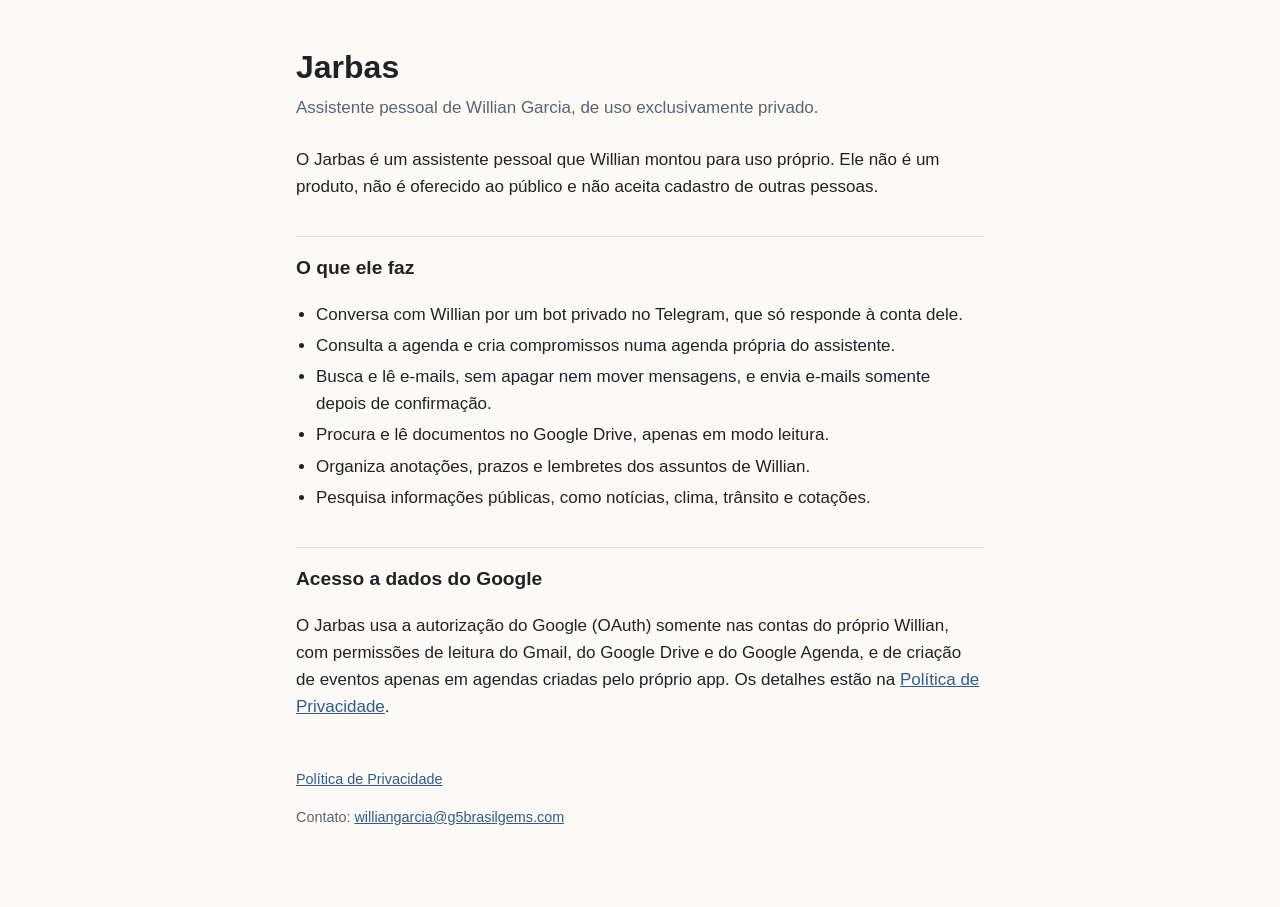
<file: index.html>
<!doctype html>
<html lang="pt-BR">
<head>
<meta charset="utf-8">
<meta name="viewport" content="width=device-width, initial-scale=1">
<title>Jarbas — assistente pessoal</title>
<meta name="description" content="Jarbas é o assistente pessoal de Willian Garcia, de uso privado.">
<link rel="stylesheet" href="estilo.css">
</head>
<body>
<main>
  <h1>Jarbas</h1>
  <p class="sub">Assistente pessoal de Willian Garcia, de uso exclusivamente privado.</p>

  <p>O Jarbas é um assistente pessoal que Willian montou para uso próprio. Ele não é um produto, não é oferecido ao público e não aceita cadastro de outras pessoas.</p>

  <h2>O que ele faz</h2>
  <ul>
    <li>Conversa com Willian por um bot privado no Telegram, que só responde à conta dele.</li>
    <li>Consulta a agenda e cria compromissos numa agenda própria do assistente.</li>
    <li>Busca e lê e-mails, sem apagar nem mover mensagens, e envia e-mails somente depois de confirmação.</li>
    <li>Procura e lê documentos no Google Drive, apenas em modo leitura.</li>
    <li>Organiza anotações, prazos e lembretes dos assuntos de Willian.</li>
    <li>Pesquisa informações públicas, como notícias, clima, trânsito e cotações.</li>
  </ul>

  <h2>Acesso a dados do Google</h2>
  <p>O Jarbas usa a autorização do Google (OAuth) somente nas contas do próprio Willian, com permissões de leitura do Gmail, do Google Drive e do Google Agenda, e de criação de eventos apenas em agendas criadas pelo próprio app. Os detalhes estão na <a href="privacidade.html">Política de Privacidade</a>.</p>

  <footer>
    <p><a href="privacidade.html">Política de Privacidade</a></p>
    <p>Contato: <a href="mailto:williangarcia@g5brasilgems.com">williangarcia@g5brasilgems.com</a></p>
  </footer>
</main>
</body>
</html>
</file>
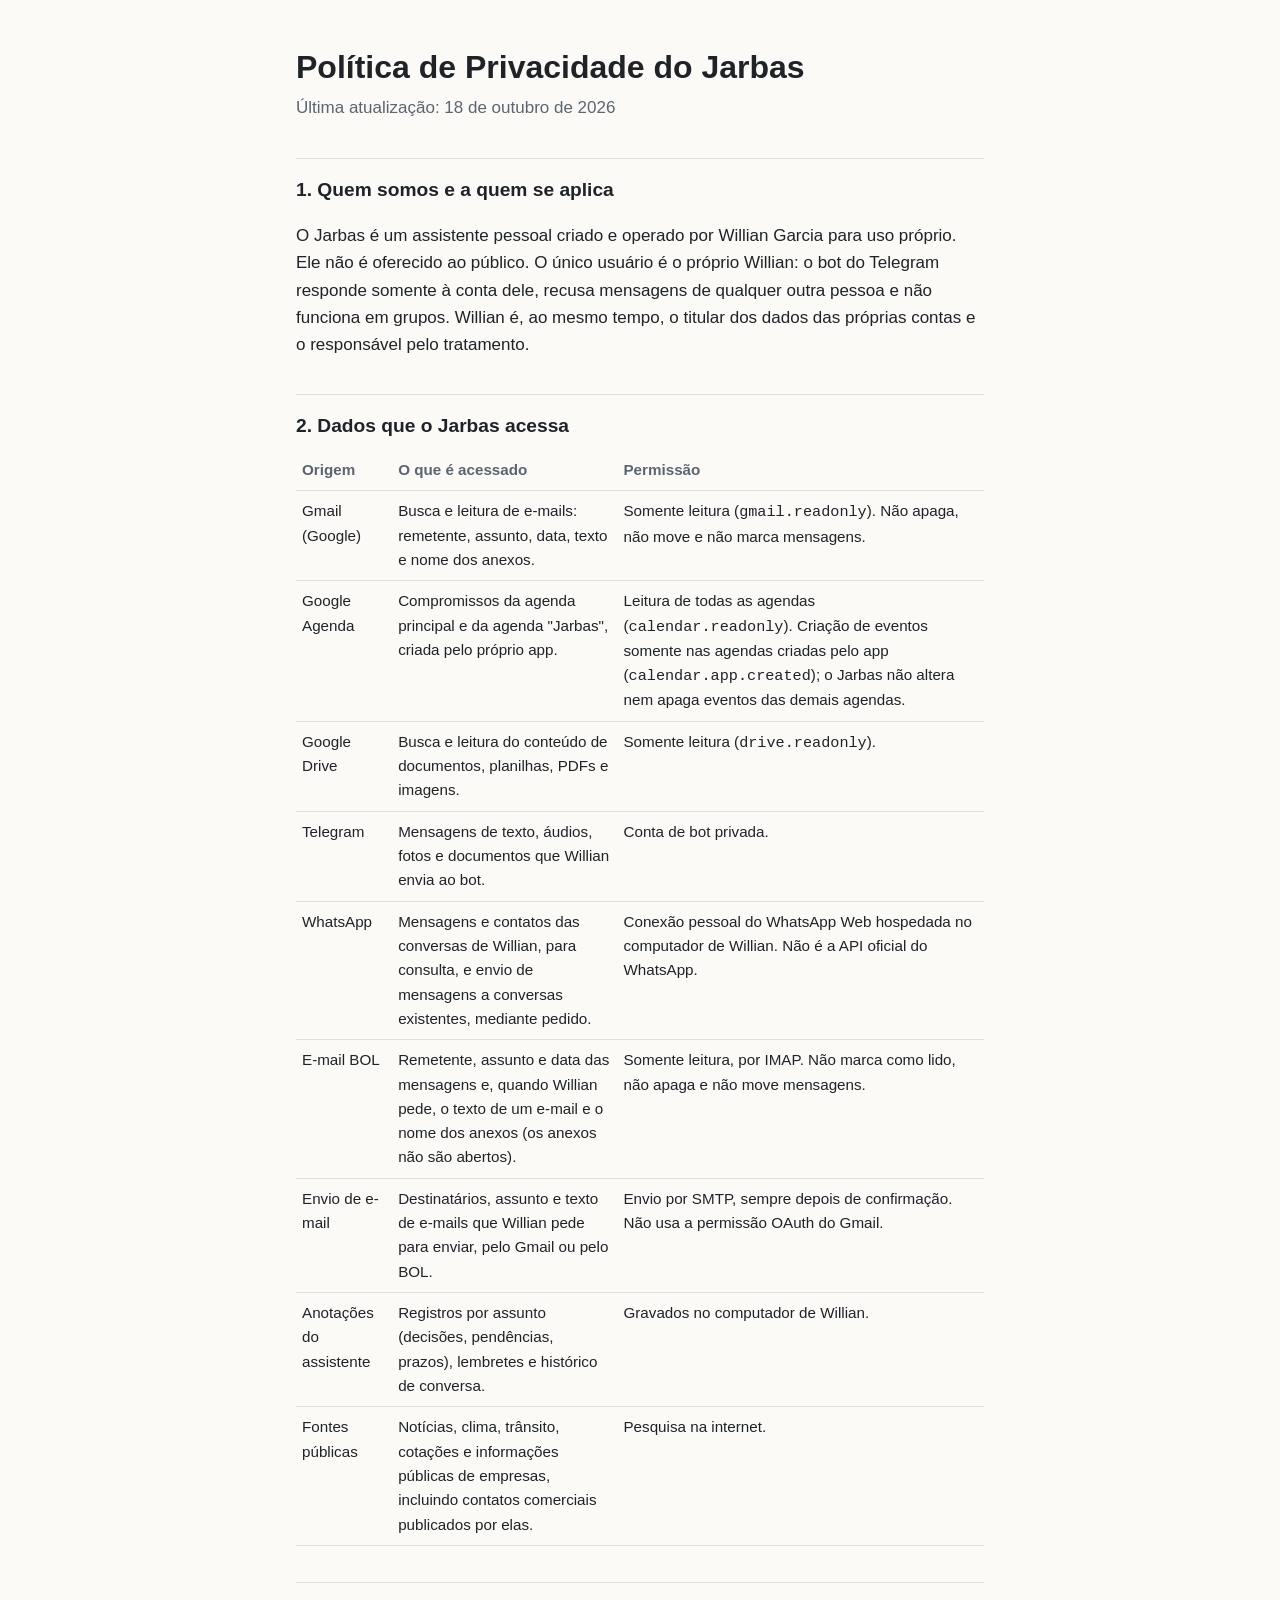
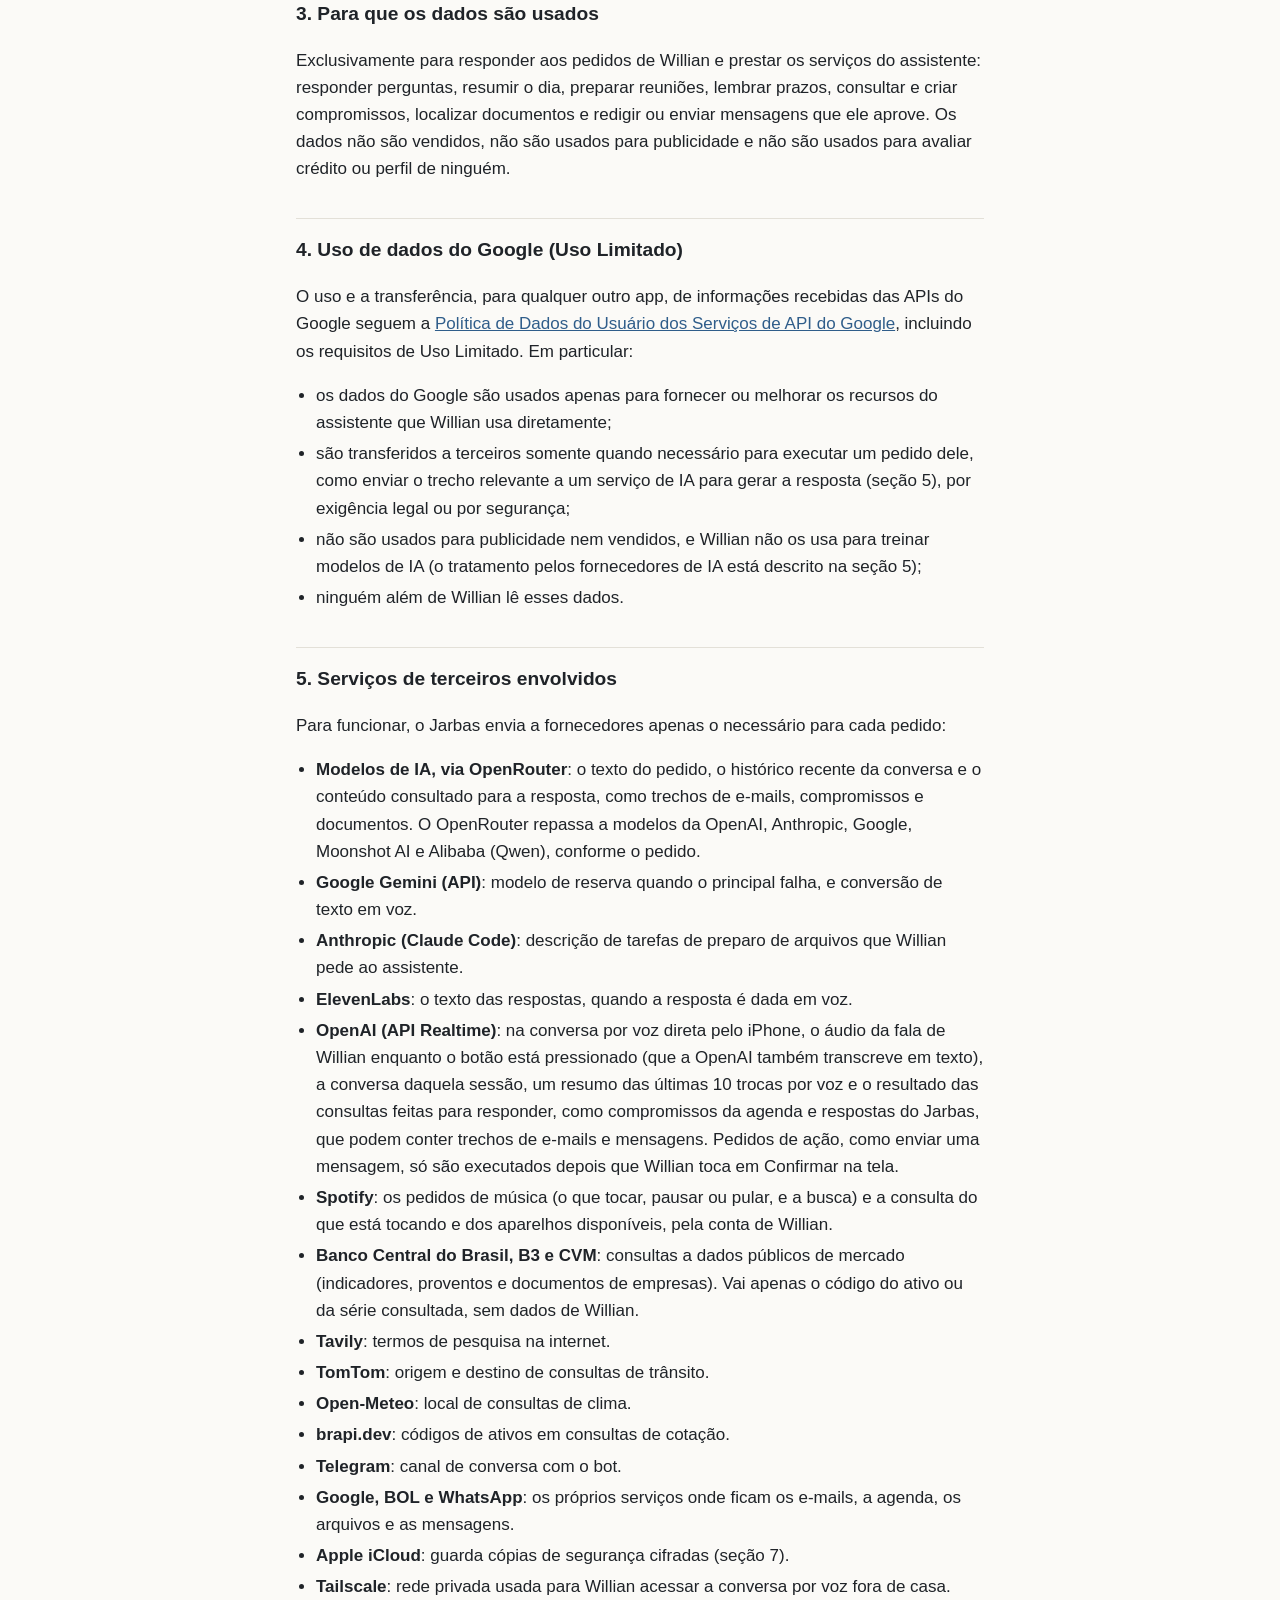
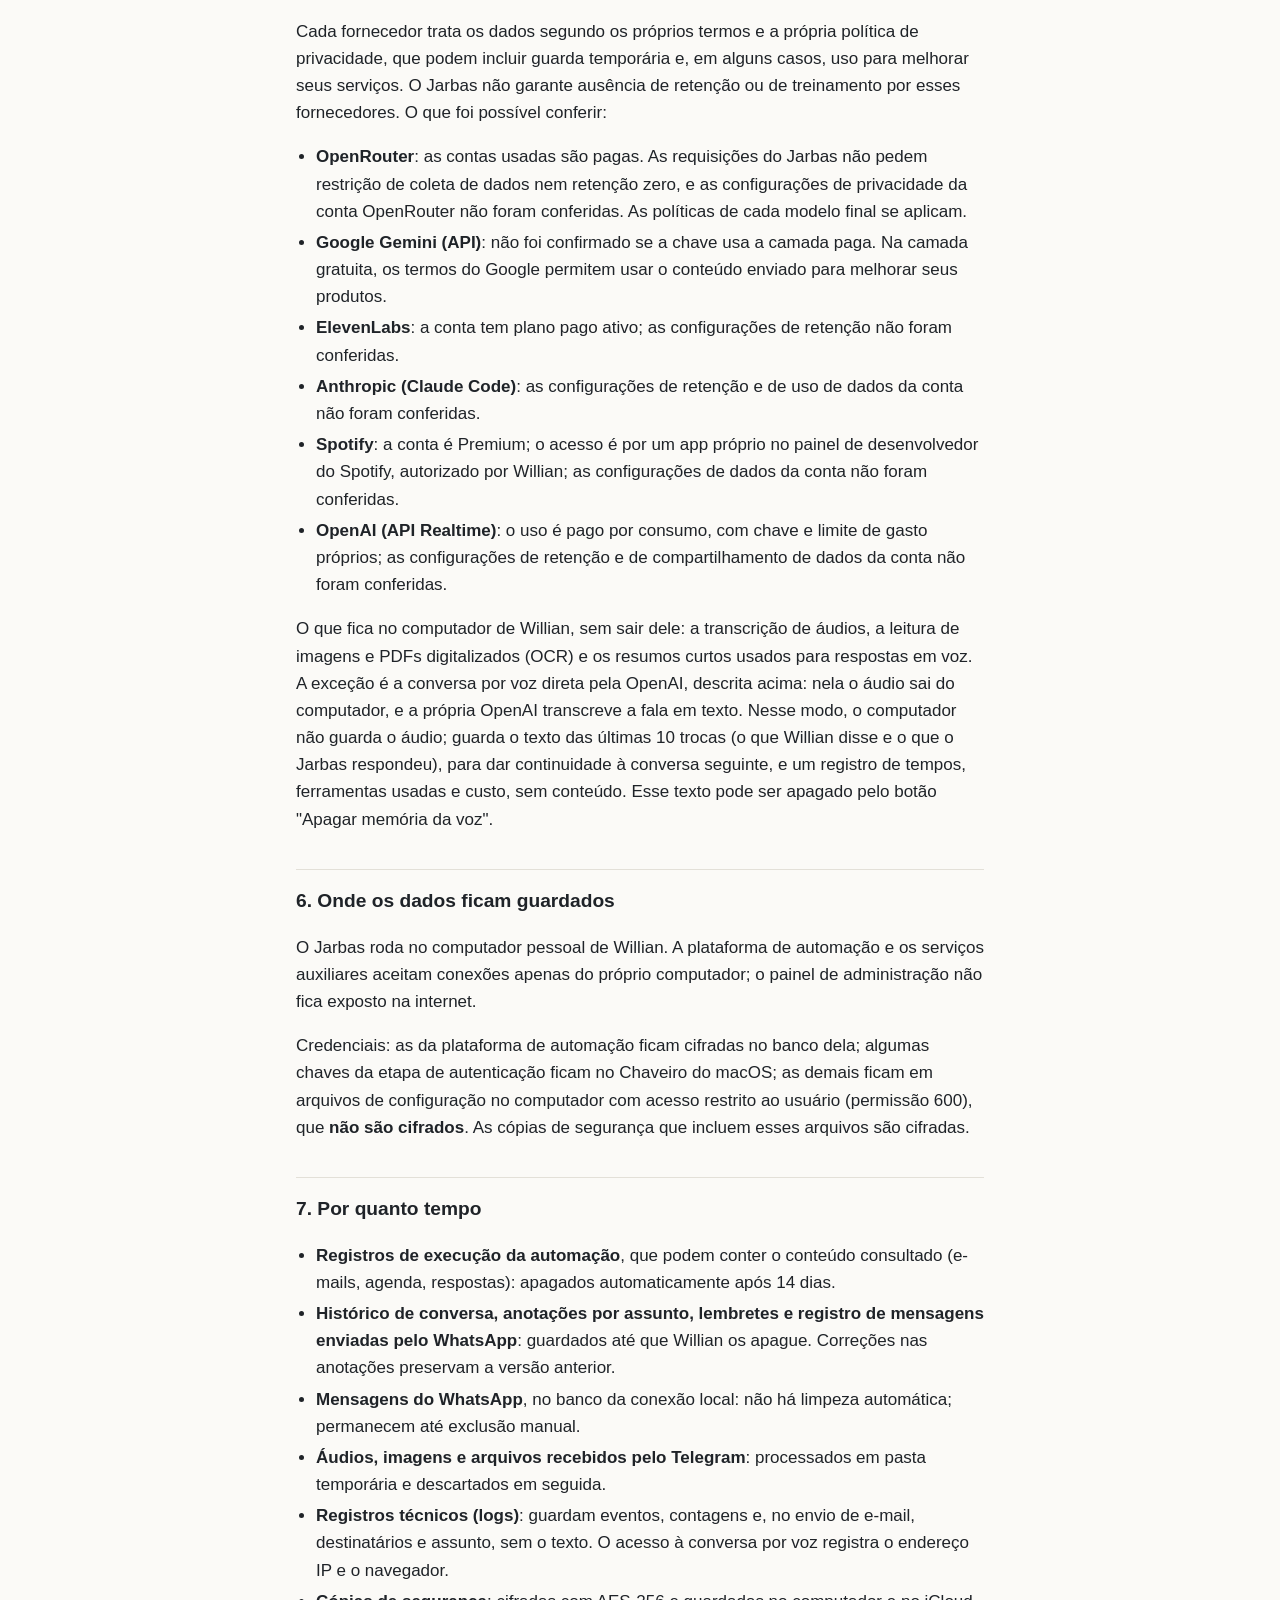
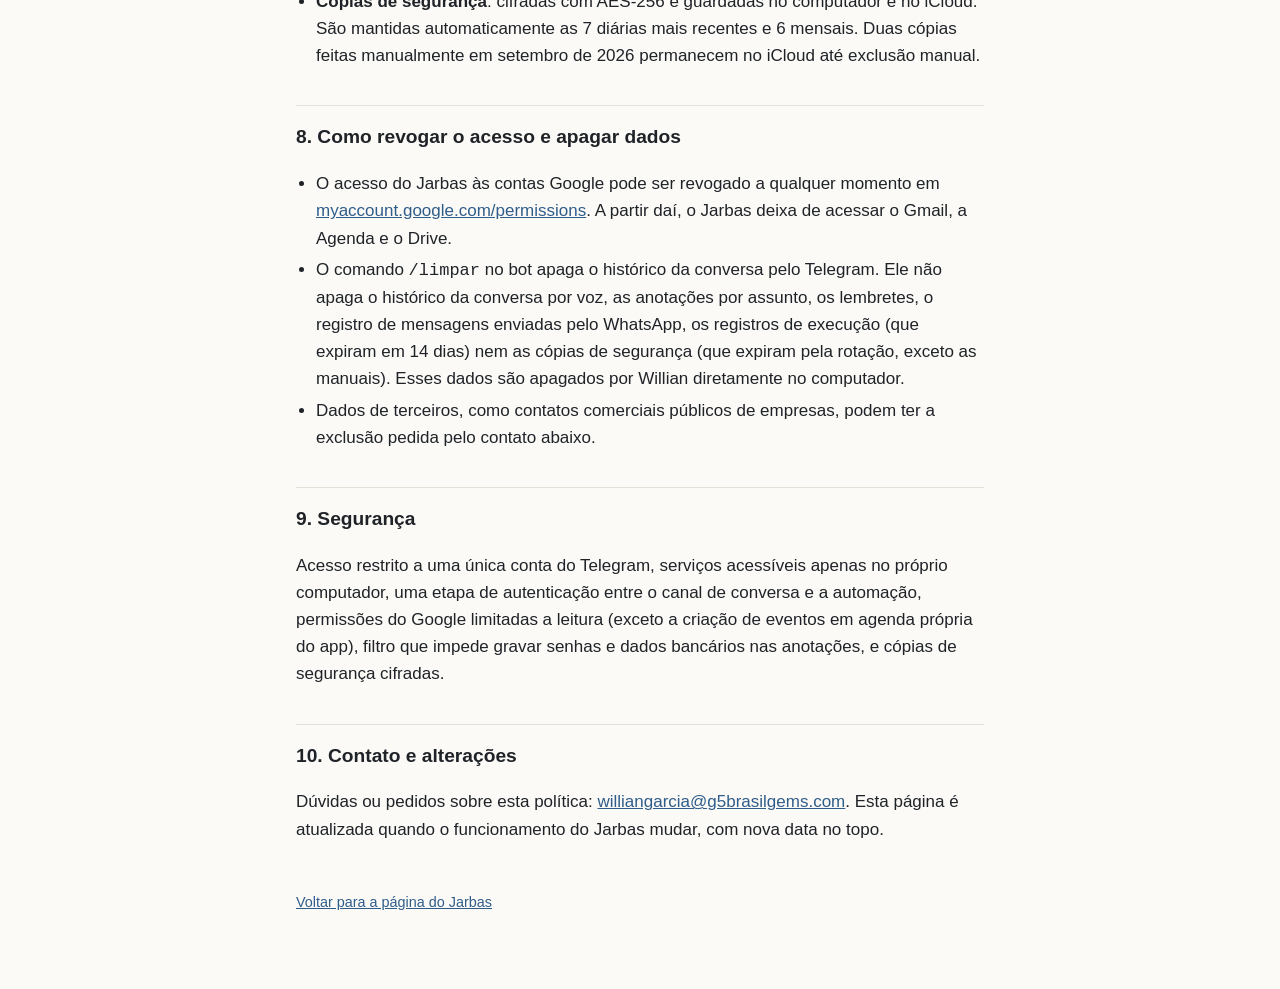
<file: privacidade.html>
<!doctype html>
<html lang="pt-BR">
<head>
<meta charset="utf-8">
<meta name="viewport" content="width=device-width, initial-scale=1">
<title>Política de Privacidade do Jarbas</title>
<meta name="description" content="Como o Jarbas, assistente pessoal de uso privado, trata os dados que acessa.">
<link rel="stylesheet" href="estilo.css">
</head>
<body>
<main>
  <h1>Política de Privacidade do Jarbas</h1>
  <p class="sub">Última atualização: 18 de outubro de 2026</p>

  <h2>1. Quem somos e a quem se aplica</h2>
  <p>O Jarbas é um assistente pessoal criado e operado por Willian Garcia para uso próprio. Ele não é oferecido ao público. O único usuário é o próprio Willian: o bot do Telegram responde somente à conta dele, recusa mensagens de qualquer outra pessoa e não funciona em grupos. Willian é, ao mesmo tempo, o titular dos dados das próprias contas e o responsável pelo tratamento.</p>

  <h2>2. Dados que o Jarbas acessa</h2>
  <table>
    <thead><tr><th>Origem</th><th>O que é acessado</th><th>Permissão</th></tr></thead>
    <tbody>
      <tr><td>Gmail (Google)</td><td>Busca e leitura de e-mails: remetente, assunto, data, texto e nome dos anexos.</td><td>Somente leitura (<code>gmail.readonly</code>). Não apaga, não move e não marca mensagens.</td></tr>
      <tr><td>Google Agenda</td><td>Compromissos da agenda principal e da agenda "Jarbas", criada pelo próprio app.</td><td>Leitura de todas as agendas (<code>calendar.readonly</code>). Criação de eventos somente nas agendas criadas pelo app (<code>calendar.app.created</code>); o Jarbas não altera nem apaga eventos das demais agendas.</td></tr>
      <tr><td>Google Drive</td><td>Busca e leitura do conteúdo de documentos, planilhas, PDFs e imagens.</td><td>Somente leitura (<code>drive.readonly</code>).</td></tr>
      <tr><td>Telegram</td><td>Mensagens de texto, áudios, fotos e documentos que Willian envia ao bot.</td><td>Conta de bot privada.</td></tr>
      <tr><td>WhatsApp</td><td>Mensagens e contatos das conversas de Willian, para consulta, e envio de mensagens a conversas existentes, mediante pedido.</td><td>Conexão pessoal do WhatsApp Web hospedada no computador de Willian. Não é a API oficial do WhatsApp.</td></tr>
      <tr><td>E-mail BOL</td><td>Remetente, assunto e data das mensagens e, quando Willian pede, o texto de um e-mail e o nome dos anexos (os anexos não são abertos).</td><td>Somente leitura, por IMAP. Não marca como lido, não apaga e não move mensagens.</td></tr>
      <tr><td>Envio de e-mail</td><td>Destinatários, assunto e texto de e-mails que Willian pede para enviar, pelo Gmail ou pelo BOL.</td><td>Envio por SMTP, sempre depois de confirmação. Não usa a permissão OAuth do Gmail.</td></tr>
      <tr><td>Anotações do assistente</td><td>Registros por assunto (decisões, pendências, prazos), lembretes e histórico de conversa.</td><td>Gravados no computador de Willian.</td></tr>
      <tr><td>Fontes públicas</td><td>Notícias, clima, trânsito, cotações e informações públicas de empresas, incluindo contatos comerciais publicados por elas.</td><td>Pesquisa na internet.</td></tr>
    </tbody>
  </table>

  <h2>3. Para que os dados são usados</h2>
  <p>Exclusivamente para responder aos pedidos de Willian e prestar os serviços do assistente: responder perguntas, resumir o dia, preparar reuniões, lembrar prazos, consultar e criar compromissos, localizar documentos e redigir ou enviar mensagens que ele aprove. Os dados não são vendidos, não são usados para publicidade e não são usados para avaliar crédito ou perfil de ninguém.</p>

  <h2>4. Uso de dados do Google (Uso Limitado)</h2>
  <p>O uso e a transferência, para qualquer outro app, de informações recebidas das APIs do Google seguem a <a href="https://developers.google.com/terms/api-services-user-data-policy">Política de Dados do Usuário dos Serviços de API do Google</a>, incluindo os requisitos de Uso Limitado. Em particular:</p>
  <ul>
    <li>os dados do Google são usados apenas para fornecer ou melhorar os recursos do assistente que Willian usa diretamente;</li>
    <li>são transferidos a terceiros somente quando necessário para executar um pedido dele, como enviar o trecho relevante a um serviço de IA para gerar a resposta (seção 5), por exigência legal ou por segurança;</li>
    <li>não são usados para publicidade nem vendidos, e Willian não os usa para treinar modelos de IA (o tratamento pelos fornecedores de IA está descrito na seção 5);</li>
    <li>ninguém além de Willian lê esses dados.</li>
  </ul>

  <h2>5. Serviços de terceiros envolvidos</h2>
  <p>Para funcionar, o Jarbas envia a fornecedores apenas o necessário para cada pedido:</p>
  <ul>
    <li><strong>Modelos de IA, via OpenRouter</strong>: o texto do pedido, o histórico recente da conversa e o conteúdo consultado para a resposta, como trechos de e-mails, compromissos e documentos. O OpenRouter repassa a modelos da OpenAI, Anthropic, Google, Moonshot AI e Alibaba (Qwen), conforme o pedido.</li>
    <li><strong>Google Gemini (API)</strong>: modelo de reserva quando o principal falha, e conversão de texto em voz.</li>
    <li><strong>Anthropic (Claude Code)</strong>: descrição de tarefas de preparo de arquivos que Willian pede ao assistente.</li>
    <li><strong>ElevenLabs</strong>: o texto das respostas, quando a resposta é dada em voz.</li>
    <li><strong>OpenAI (API Realtime)</strong>: na conversa por voz direta pelo iPhone, o áudio da fala de Willian enquanto o botão está pressionado (que a OpenAI também transcreve em texto), a conversa daquela sessão, um resumo das últimas 10 trocas por voz e o resultado das consultas feitas para responder, como compromissos da agenda e respostas do Jarbas, que podem conter trechos de e-mails e mensagens. Pedidos de ação, como enviar uma mensagem, só são executados depois que Willian toca em Confirmar na tela.</li>
    <li><strong>Spotify</strong>: os pedidos de música (o que tocar, pausar ou pular, e a busca) e a consulta do que está tocando e dos aparelhos disponíveis, pela conta de Willian.</li>
    <li><strong>Banco Central do Brasil, B3 e CVM</strong>: consultas a dados públicos de mercado (indicadores, proventos e documentos de empresas). Vai apenas o código do ativo ou da série consultada, sem dados de Willian.</li>
    <li><strong>Tavily</strong>: termos de pesquisa na internet.</li>
    <li><strong>TomTom</strong>: origem e destino de consultas de trânsito.</li>
    <li><strong>Open-Meteo</strong>: local de consultas de clima.</li>
    <li><strong>brapi.dev</strong>: códigos de ativos em consultas de cotação.</li>
    <li><strong>Telegram</strong>: canal de conversa com o bot.</li>
    <li><strong>Google, BOL e WhatsApp</strong>: os próprios serviços onde ficam os e-mails, a agenda, os arquivos e as mensagens.</li>
    <li><strong>Apple iCloud</strong>: guarda cópias de segurança cifradas (seção 7).</li>
    <li><strong>Tailscale</strong>: rede privada usada para Willian acessar a conversa por voz fora de casa.</li>
  </ul>
  <p>Cada fornecedor trata os dados segundo os próprios termos e a própria política de privacidade, que podem incluir guarda temporária e, em alguns casos, uso para melhorar seus serviços. O Jarbas não garante ausência de retenção ou de treinamento por esses fornecedores. O que foi possível conferir:</p>
  <ul>
    <li><strong>OpenRouter</strong>: as contas usadas são pagas. As requisições do Jarbas não pedem restrição de coleta de dados nem retenção zero, e as configurações de privacidade da conta OpenRouter não foram conferidas. As políticas de cada modelo final se aplicam.</li>
    <li><strong>Google Gemini (API)</strong>: não foi confirmado se a chave usa a camada paga. Na camada gratuita, os termos do Google permitem usar o conteúdo enviado para melhorar seus produtos.</li>
    <li><strong>ElevenLabs</strong>: a conta tem plano pago ativo; as configurações de retenção não foram conferidas.</li>
    <li><strong>Anthropic (Claude Code)</strong>: as configurações de retenção e de uso de dados da conta não foram conferidas.</li>
    <li><strong>Spotify</strong>: a conta é Premium; o acesso é por um app próprio no painel de desenvolvedor do Spotify, autorizado por Willian; as configurações de dados da conta não foram conferidas.</li>
    <li><strong>OpenAI (API Realtime)</strong>: o uso é pago por consumo, com chave e limite de gasto próprios; as configurações de retenção e de compartilhamento de dados da conta não foram conferidas.</li>
  </ul>
  <p>O que fica no computador de Willian, sem sair dele: a transcrição de áudios, a leitura de imagens e PDFs digitalizados (OCR) e os resumos curtos usados para respostas em voz. A exceção é a conversa por voz direta pela OpenAI, descrita acima: nela o áudio sai do computador, e a própria OpenAI transcreve a fala em texto. Nesse modo, o computador não guarda o áudio; guarda o texto das últimas 10 trocas (o que Willian disse e o que o Jarbas respondeu), para dar continuidade à conversa seguinte, e um registro de tempos, ferramentas usadas e custo, sem conteúdo. Esse texto pode ser apagado pelo botão "Apagar memória da voz".</p>

  <h2>6. Onde os dados ficam guardados</h2>
  <p>O Jarbas roda no computador pessoal de Willian. A plataforma de automação e os serviços auxiliares aceitam conexões apenas do próprio computador; o painel de administração não fica exposto na internet.</p>
  <p>Credenciais: as da plataforma de automação ficam cifradas no banco dela; algumas chaves da etapa de autenticação ficam no Chaveiro do macOS; as demais ficam em arquivos de configuração no computador com acesso restrito ao usuário (permissão 600), que <strong>não são cifrados</strong>. As cópias de segurança que incluem esses arquivos são cifradas.</p>

  <h2>7. Por quanto tempo</h2>
  <ul>
    <li><strong>Registros de execução da automação</strong>, que podem conter o conteúdo consultado (e-mails, agenda, respostas): apagados automaticamente após 14 dias.</li>
    <li><strong>Histórico de conversa, anotações por assunto, lembretes e registro de mensagens enviadas pelo WhatsApp</strong>: guardados até que Willian os apague. Correções nas anotações preservam a versão anterior.</li>
    <li><strong>Mensagens do WhatsApp</strong>, no banco da conexão local: não há limpeza automática; permanecem até exclusão manual.</li>
    <li><strong>Áudios, imagens e arquivos recebidos pelo Telegram</strong>: processados em pasta temporária e descartados em seguida.</li>
    <li><strong>Registros técnicos (logs)</strong>: guardam eventos, contagens e, no envio de e-mail, destinatários e assunto, sem o texto. O acesso à conversa por voz registra o endereço IP e o navegador.</li>
    <li><strong>Cópias de segurança</strong>: cifradas com AES-256 e guardadas no computador e no iCloud. São mantidas automaticamente as 7 diárias mais recentes e 6 mensais. Duas cópias feitas manualmente em setembro de 2026 permanecem no iCloud até exclusão manual.</li>
  </ul>

  <h2>8. Como revogar o acesso e apagar dados</h2>
  <ul>
    <li>O acesso do Jarbas às contas Google pode ser revogado a qualquer momento em <a href="https://myaccount.google.com/permissions">myaccount.google.com/permissions</a>. A partir daí, o Jarbas deixa de acessar o Gmail, a Agenda e o Drive.</li>
    <li>O comando <code>/limpar</code> no bot apaga o histórico da conversa pelo Telegram. Ele não apaga o histórico da conversa por voz, as anotações por assunto, os lembretes, o registro de mensagens enviadas pelo WhatsApp, os registros de execução (que expiram em 14 dias) nem as cópias de segurança (que expiram pela rotação, exceto as manuais). Esses dados são apagados por Willian diretamente no computador.</li>
    <li>Dados de terceiros, como contatos comerciais públicos de empresas, podem ter a exclusão pedida pelo contato abaixo.</li>
  </ul>

  <h2>9. Segurança</h2>
  <p>Acesso restrito a uma única conta do Telegram, serviços acessíveis apenas no próprio computador, uma etapa de autenticação entre o canal de conversa e a automação, permissões do Google limitadas a leitura (exceto a criação de eventos em agenda própria do app), filtro que impede gravar senhas e dados bancários nas anotações, e cópias de segurança cifradas.</p>

  <h2>10. Contato e alterações</h2>
  <p>Dúvidas ou pedidos sobre esta política: <a href="mailto:williangarcia@g5brasilgems.com">williangarcia@g5brasilgems.com</a>. Esta página é atualizada quando o funcionamento do Jarbas mudar, com nova data no topo.</p>

  <footer><p><a href="index.html">Voltar para a página do Jarbas</a></p></footer>
</main>
</body>
</html>
</file>
<file: estilo.css>
:root {
  --fundo: #fbfaf7;
  --texto: #1f2328;
  --suave: #5b6470;
  --linha: #e3e0d8;
  --destaque: #2f5d8a;
}
@media (prefers-color-scheme: dark) {
  :root {
    --fundo: #15181c;
    --texto: #e6e8eb;
    --suave: #a0a8b3;
    --linha: #2c3238;
    --destaque: #8cb8e4;
  }
}
* { box-sizing: border-box; }
body {
  margin: 0;
  background: var(--fundo);
  color: var(--texto);
  font: 17px/1.6 -apple-system, BlinkMacSystemFont, "Segoe UI", Roboto, sans-serif;
}
main { max-width: 720px; margin: 0 auto; padding: 48px 16px 64px; }
h1 { font-size: 2rem; line-height: 1.2; margin: 0 0 8px; }
h2 { font-size: 1.2rem; margin: 36px 0 8px; padding-top: 16px; border-top: 1px solid var(--linha); }
.sub { color: var(--suave); margin: 0 0 24px; }
a { color: var(--destaque); }
ul { padding-left: 20px; }
li { margin: 4px 0; }
table { width: 100%; border-collapse: collapse; font-size: 0.95rem; }
th, td { text-align: left; vertical-align: top; padding: 8px 6px; border-bottom: 1px solid var(--linha); }
th { color: var(--suave); font-weight: 600; }
footer { margin-top: 48px; color: var(--suave); font-size: 0.9rem; }
@media (max-width: 560px) {
  table, thead, tbody, tr, th, td { display: block; }
  thead { display: none; }
  td { border: 0; padding: 2px 0; }
  tr { border-bottom: 1px solid var(--linha); padding: 8px 0; }
  td:first-child { font-weight: 600; }
}
</file>
